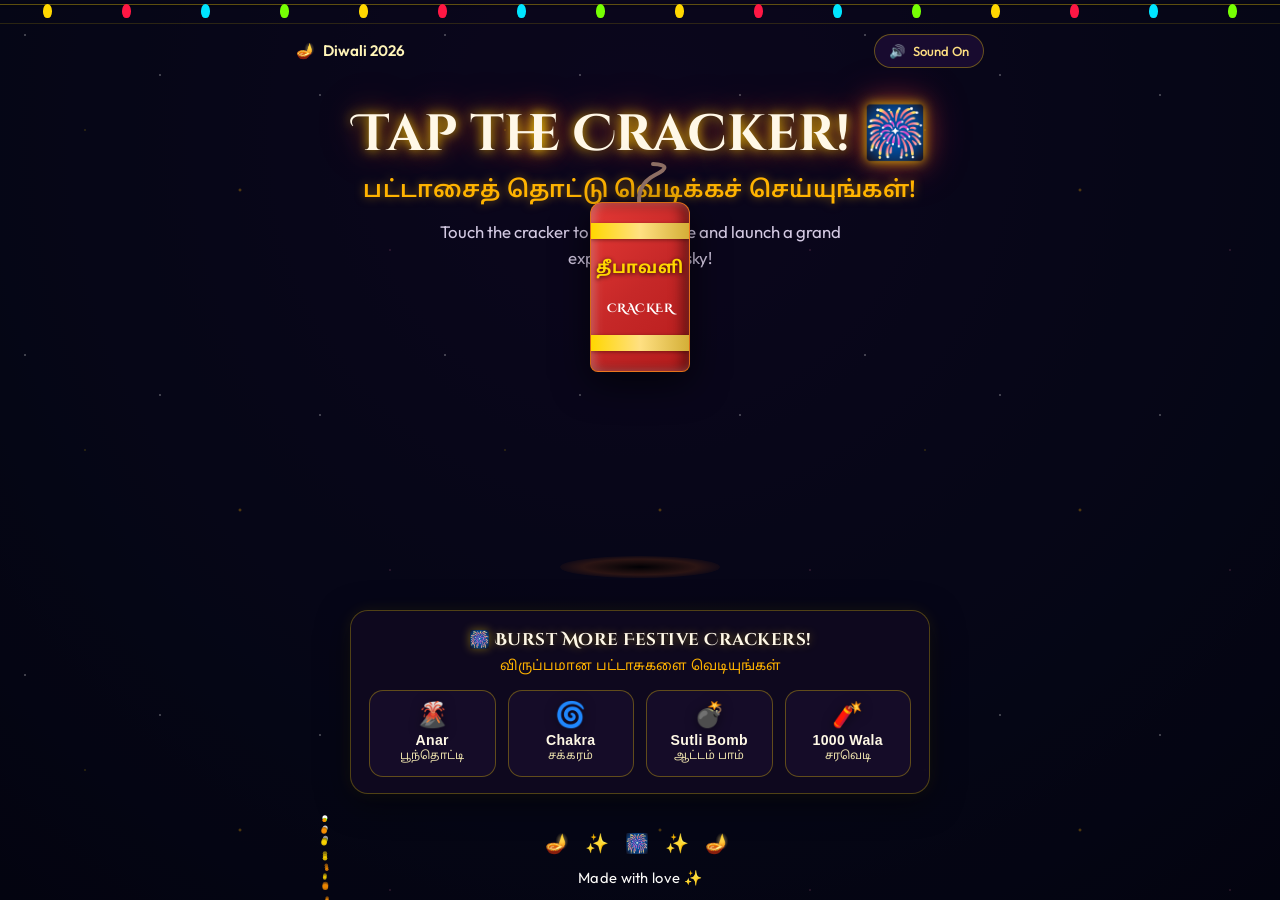
<file: index.html>
<!DOCTYPE html>
<html lang="en">
<head>
  <meta charset="UTF-8">
  <meta name="viewport" content="width=device-width, initial-scale=1.0">
  <meta name="description" content="Tap the festive Diwali cracker to ignite fireworks and celebrate the Festival of Lights! Happy Diwali & இனிய தீபாவளி நல்வாழ்த்துக்கள்!">
  <meta name="theme-color" content="#060817">

  <!-- Open Graph Meta Tags for WhatsApp & Social Sharing -->
  <meta property="og:title" content="🎆 Tap the Diwali Cracker! | Happy Diwali 🪔">
  <meta property="og:description" content="Touch the cracker to spark the fuse, watch the grand sky explosion, and receive personalized Diwali wishes!">
  <meta property="og:type" content="website">

  <title>Happy Diwali | Tap the Cracker! 🎆</title>

  <!-- Google Fonts: Cinzel Decorative, Noto Sans Tamil & Outfit (Latin & Tamil Subsets Only) -->
  <link rel="preconnect" href="https://fonts.googleapis.com">
  <link rel="preconnect" href="https://fonts.gstatic.com" crossorigin>
  <link href="https://fonts.googleapis.com/css2?family=Cinzel+Decorative:wght@700&family=Noto+Sans+Tamil:wght@400;600;700&family=Outfit:wght@400;500;600;700&display=swap" rel="stylesheet">

  <!-- Stylesheet (Relative Path for GitHub Pages & Local file://) -->
  <link rel="stylesheet" href="style.css">
</head>
<body id="page-body">

  <!-- String of Glowing Lights Along the Top Edge -->
  <div class="festive-light-string" aria-hidden="true">
    <div class="light-bulb"></div>
    <div class="light-bulb"></div>
    <div class="light-bulb"></div>
    <div class="light-bulb"></div>
    <div class="light-bulb"></div>
    <div class="light-bulb"></div>
    <div class="light-bulb"></div>
    <div class="light-bulb"></div>
    <div class="light-bulb"></div>
    <div class="light-bulb"></div>
    <div class="light-bulb"></div>
    <div class="light-bulb"></div>
    <div class="light-bulb"></div>
    <div class="light-bulb"></div>
    <div class="light-bulb"></div>
    <div class="light-bulb"></div>
  </div>

  <!-- Screen Flash Overlay for Explosions -->
  <div id="screen-flash" class="screen-flash" aria-hidden="true"></div>

  <!-- Background Fireworks Canvas -->
  <canvas id="fireworks-canvas" aria-hidden="true"></canvas>

  <!-- Twinkling Ambient Stars -->
  <div class="stars-layer" aria-hidden="true"></div>

  <!-- Falling Sweets Figures Container (Falling from Up to Down) -->
  <div id="falling-sweets-container" class="falling-sweets-layer" aria-hidden="true"></div>

  <!-- Top Utility Bar -->
  <header class="top-bar">
    <a href="index.html" class="site-brand" aria-label="Happy Diwali Home">
      <span>🪔</span>
      <span>Diwali 2026</span>
    </a>

    <!-- Sound Toggle Button (Remembers Choice in localStorage) -->
    <button class="sound-toggle-btn" aria-label="Toggle sound effects" title="Toggle Sound">
      <span class="sound-icon">🔊</span>
      <span class="sound-label">Sound On</span>
    </button>
  </header>

  <!-- Main Cracker Interactive Stage -->
  <main class="cracker-page-wrapper">
    <div class="cracker-header">
      <h1 class="cracker-title">Tap the Cracker! 🎆</h1>
      <p class="cracker-tamil-title">பட்டாசைத் தொட்டு வெடிக்கச் செய்யுங்கள்!</p>
      <p class="cracker-instruction">Touch the cracker to spark the fuse and launch a grand explosion in the sky!</p>
    </div>

    <!-- Firecracker Container with Pedestal and Fuse -->
    <div class="cracker-stage" id="cracker-stage">
      
      <!-- Ground Shadow -->
      <div class="cracker-ground-shadow" aria-hidden="true"></div>

      <!-- Firecracker Unit with Visible Fuse and Spark Point -->
      <div class="cracker-unit hint-glow" id="cracker-unit" role="button" tabindex="0" aria-label="Interactive Firecracker. Click or tap to light the fuse and explode.">
        
        <!-- Visible Fuse SVG -->
        <div class="cracker-fuse-wrap" aria-hidden="true">
          <svg class="fuse-svg" viewBox="0 0 70 52">
            <path class="fuse-rope" d="M 35 50 Q 30 25 50 15 T 48 4" />
          </svg>
          <!-- Spark Point at the end of the fuse -->
          <div class="fuse-spark-point" id="fuse-spark" aria-hidden="true"></div>
        </div>

        <!-- Main Firecracker Body (Cylinder with Gold Bands) -->
        <div class="cracker-body">
          <div class="cracker-gold-band" aria-hidden="true"></div>
          <span class="cracker-tamil-label">தீபாவளி</span>
          <span class="cracker-english-label">CRACKER</span>
          <div class="cracker-gold-band" aria-hidden="true"></div>
        </div>
      </div>

      <!-- Post-Explosion Action Controls (Fade in after explosion) -->
      <div class="post-explosion-actions" id="post-explosion-actions">
        <a id="continue-btn" href="wishes.html" class="btn btn-continue" aria-label="Continue to Diwali wishes celebration page">
          <span>Continue to Wishes →</span>
        </a>
        <button id="btn-1000-wala" class="btn btn-outline" aria-label="Burst 1000 wala firecrackers around the frame">
          <span>🧨 Burst 1000 Wala Around Frame</span>
        </button>
        <span class="tap-again-hint" id="tap-again-btn" role="button" tabindex="0">
          ✨ Tap the cracker again for another explosion!
        </span>
      </div>

    </div>

    <!-- Interactive Festive Crackers Shelf -->
    <section class="interactive-crackers-tray" aria-label="Interactive Diwali Crackers">
      <div class="tray-title-wrap">
        <span class="tray-title">🎆 Burst More Festive Crackers!</span>
        <span class="tray-tamil-sub">விருப்பமான பட்டாசுகளை வெடியுங்கள்</span>
      </div>
      <div class="cracker-buttons-grid">
        <button id="btn-fire-anar" class="btn-cracker btn-anar" aria-label="Light Flowerpot Fountain (Anar)">
          <span class="cracker-btn-icon">🌋</span>
          <span class="cracker-btn-label"><strong>Anar</strong> <small>பூந்தொட்டி</small></span>
        </button>
        <button id="btn-fire-chakra" class="btn-cracker btn-chakra" aria-label="Spin Ground Chakra">
          <span class="cracker-btn-icon">🌀</span>
          <span class="cracker-btn-label"><strong>Chakra</strong> <small>சக்கரம்</small></span>
        </button>
        <button id="btn-fire-sutli" class="btn-cracker btn-sutli" aria-label="Explode Sutli Bomb">
          <span class="cracker-btn-icon">💣</span>
          <span class="cracker-btn-label"><strong>Sutli Bomb</strong> <small>ஆட்டம் பாம்</small></span>
        </button>
        <button id="btn-fire-1000" class="btn-cracker btn-1000" aria-label="Burst 1000 Wala Frame">
          <span class="cracker-btn-icon">🧨</span>
          <span class="cracker-btn-label"><strong>1000 Wala</strong> <small>சரவெடி</small></span>
        </button>
      </div>
    </section>

    <!-- Footer -->
    <footer class="site-footer">
      <div class="footer-lights" aria-hidden="true">🪔 ✨ 🎆 ✨ 🪔</div>
      <p class="footer-credit">Made with love ✨</p>
    </footer>
  </main>

  <!-- Scripts (Relative Paths for GitHub Pages) -->
  <script src="sound.js"></script>
  <script src="fireworks.js"></script>
  <script>
    (function () {
      'use strict';

      const crackerUnit = document.getElementById('cracker-unit');
      const crackerStage = document.getElementById('cracker-stage');
      const pageBody = document.getElementById('page-body');
      const screenFlash = document.getElementById('screen-flash');
      const postActions = document.getElementById('post-explosion-actions');
      const continueBtn = document.getElementById('continue-btn');
      const tapAgainBtn = document.getElementById('tap-again-btn');
      const btn1000Wala = document.getElementById('btn-1000-wala');

      let isExploding = false;

      // Forward any ?to= parameter from Page 1 to Page 2
      const urlParams = new URLSearchParams(window.location.search);
      const recipientName = urlParams.get('to') || urlParams.get('name');
      if (recipientName && continueBtn) {
        continueBtn.href = `wishes.html?to=${encodeURIComponent(recipientName.trim())}`;
      }

      // Initialize Fireworks Canvas Engine & Higher Frequency Background Show
      if (window.DiwaliFireworks) {
        window.DiwaliFireworks.init('fireworks-canvas');
        window.DiwaliFireworks.startContinuousShow(950);
      }

      // Falling Sweets Figures Animation
      function initFallingSweets() {
        const container = document.getElementById('falling-sweets-container');
        if (!container) return;

        const SWEET_ICONS = ['🟡', '🌀', '🟤', '🧈', '🥮', '🥨', '💎', '🍮'];
        const MAX_CONCURRENT = 10;
        let activeCount = 0;

        function spawnSweet() {
          if (document.hidden || activeCount >= MAX_CONCURRENT) return;

          const sweet = document.createElement('span');
          sweet.className = 'falling-sweet';
          sweet.textContent = SWEET_ICONS[Math.floor(Math.random() * SWEET_ICONS.length)];

          const startLeft = Math.random() * 92 + 2;
          const size = Math.random() * 10 + 20;
          const duration = Math.random() * 3 + 5;
          const driftX = (Math.random() * 60 - 30) + 'px';
          const spin = (Math.random() * 540 - 270) + 'deg';

          sweet.style.left = startLeft + 'vw';
          sweet.style.fontSize = size + 'px';
          sweet.style.animationDuration = duration + 's';
          sweet.style.setProperty('--drift-x', driftX);
          sweet.style.setProperty('--spin', spin);

          activeCount++;
          container.appendChild(sweet);

          sweet.addEventListener('animationend', () => {
            sweet.remove();
            activeCount--;
          }, { once: true });
        }

        setInterval(spawnSweet, 950);
      }

      function triggerCrackerExplosion() {
        if (isExploding) return;
        isExploding = true;

        crackerUnit.classList.remove('hint-glow');
        crackerUnit.classList.add('sparking');

        if (window.DiwaliSound) {
          window.DiwaliSound.playFuseSpark(1000);
        }

        setTimeout(() => {
          explodeCracker();
        }, 1000);
      }

      function explodeCracker() {
        crackerUnit.classList.remove('sparking');
        crackerUnit.classList.add('exploded');

        if (window.DiwaliSound) {
          window.DiwaliSound.playBoom(1.0);
          window.DiwaliSound.playCrackle();
        }

        screenFlash.classList.add('active');
        setTimeout(() => {
          screenFlash.classList.remove('active');
        }, 120);

        pageBody.classList.add('shake');
        setTimeout(() => {
          pageBody.classList.remove('shake');
        }, 400);

        // Center explosion burst
        const rect = crackerUnit.getBoundingClientRect();
        const burstX = rect.left + rect.width / 2;
        const burstY = rect.top + 20;

        window.DiwaliFireworks.burst(burstX, burstY, 30, '#ffd700');
        setTimeout(() => {
          window.DiwaliFireworks.burst(burstX + (Math.random() * 60 - 30), burstY - 50, 22, '#e91e63');
        }, 160);

        // 1000 Wala Firecracker Garland bursting all around the screen frame!
        setTimeout(() => {
          if (window.DiwaliFireworks.burst1000WalaAroundFrame) {
            window.DiwaliFireworks.burst1000WalaAroundFrame();
          }
        }, 250);

        // Fade in action controls
        setTimeout(() => {
          postActions.classList.add('visible');
        }, 500);

        // Respawn cracker after 1.8s
        setTimeout(() => {
          crackerUnit.classList.remove('exploded');
          crackerUnit.classList.add('hint-glow');
          isExploding = false;
        }, 1800);
      }

      // Event listeners
      crackerUnit.addEventListener('click', (e) => {
        e.stopPropagation();
        triggerCrackerExplosion();
      });

      crackerUnit.addEventListener('keydown', (e) => {
        if (e.key === 'Enter' || e.key === ' ') {
          e.preventDefault();
          triggerCrackerExplosion();
        }
      });

      if (tapAgainBtn) {
        tapAgainBtn.addEventListener('click', (e) => {
          e.stopPropagation();
          triggerCrackerExplosion();
        });
      }

      if (btn1000Wala) {
        btn1000Wala.addEventListener('click', (e) => {
          e.stopPropagation();
          if (window.DiwaliFireworks.burst1000WalaAroundFrame) {
            window.DiwaliFireworks.burst1000WalaAroundFrame();
          }
        });
      }

      // Interactive Crackers Buttons (Anar, Chakra, Sutli Bomb, 1000 Wala)
      const btnFireAnar = document.getElementById('btn-fire-anar');
      const btnFireChakra = document.getElementById('btn-fire-chakra');
      const btnFireSutli = document.getElementById('btn-fire-sutli');
      const btnFire1000 = document.getElementById('btn-fire-1000');

      if (btnFireAnar) {
        btnFireAnar.addEventListener('click', (e) => {
          e.stopPropagation();
          if (window.DiwaliFireworks && window.DiwaliFireworks.launchAnar) {
            window.DiwaliFireworks.launchAnar();
          }
        });
      }

      if (btnFireChakra) {
        btnFireChakra.addEventListener('click', (e) => {
          e.stopPropagation();
          if (window.DiwaliFireworks && window.DiwaliFireworks.launchChakra) {
            window.DiwaliFireworks.launchChakra();
          }
        });
      }

      if (btnFireSutli) {
        btnFireSutli.addEventListener('click', (e) => {
          e.stopPropagation();
          if (window.DiwaliFireworks && window.DiwaliFireworks.launchSutliBomb) {
            window.DiwaliFireworks.launchSutliBomb();
          }
        });
      }

      if (btnFire1000) {
        btnFire1000.addEventListener('click', (e) => {
          e.stopPropagation();
          if (window.DiwaliFireworks && window.DiwaliFireworks.burst1000WalaAroundFrame) {
            window.DiwaliFireworks.burst1000WalaAroundFrame();
          }
        });
      }

      initFallingSweets();
    })();
  </script>
</body>
</html>
</file>
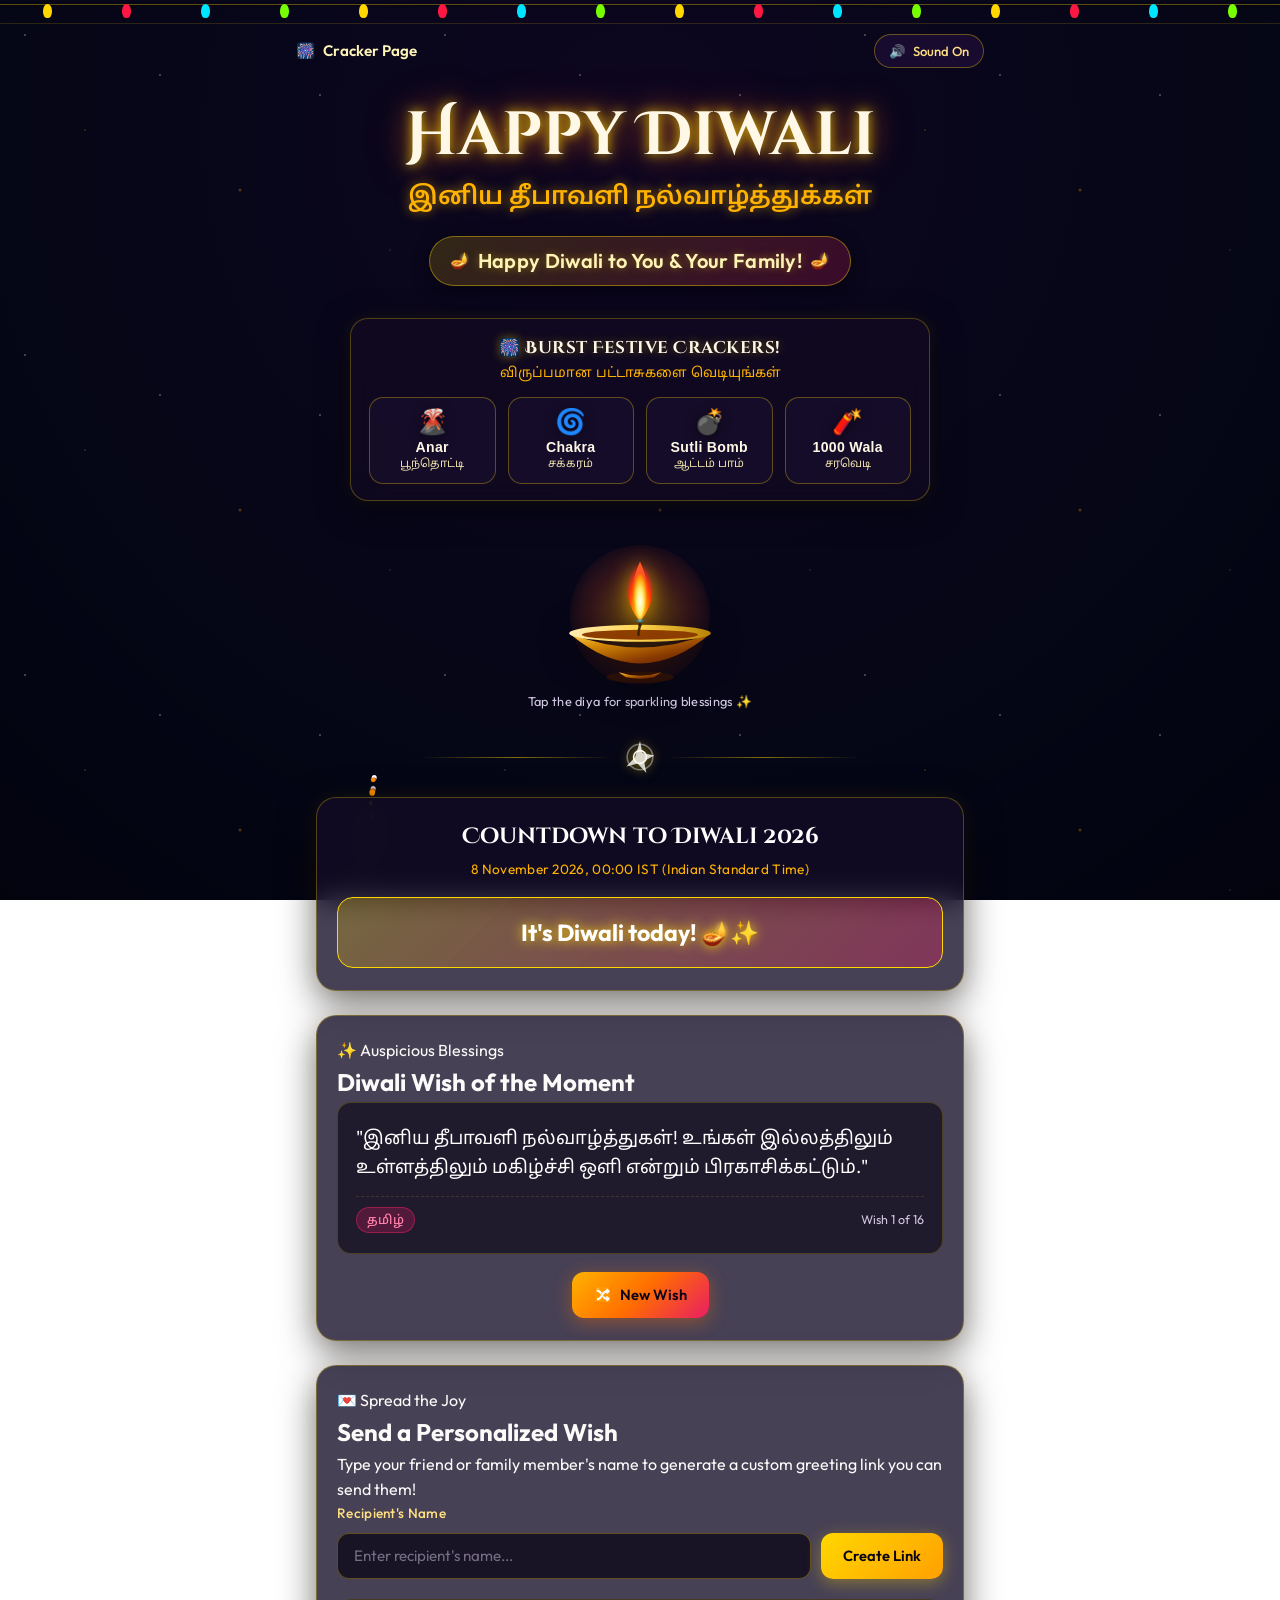
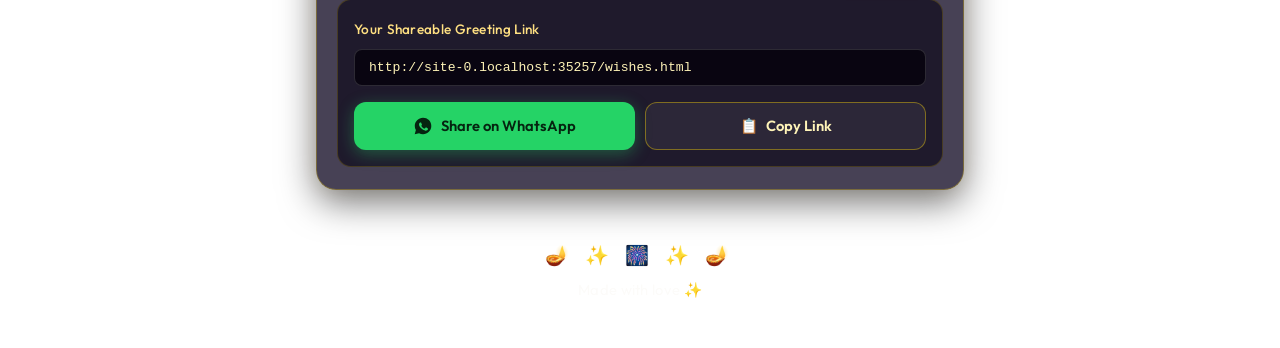
<file: wishes.html>
<!DOCTYPE html>
<html lang="en">
<head>
  <meta charset="UTF-8">
  <meta name="viewport" content="width=device-width, initial-scale=1.0">
  <meta name="description" content="Happy Diwali Wishes & Celebration! Personalized greeting, countdown to Diwali, traditional sweets, animated diya, and heartfelt blessings in English and Tamil.">
  <meta name="theme-color" content="#060817">

  <!-- Open Graph Meta Tags for WhatsApp & Social Sharing -->
  <meta property="og:title" content="✨ Happy Diwali Wishes | Festival of Lights 🪔">
  <meta property="og:description" content="A warm, sparkling Diwali greeting just for you! Light the diya, see the Diwali countdown, explore festive sweets, and send personalized wishes.">
  <meta property="og:type" content="website">

  <title>Happy Diwali Wishes | Festival of Lights 🪔</title>

  <!-- Google Fonts: Cinzel Decorative, Noto Sans Tamil & Outfit (Latin & Tamil Subsets Only) -->
  <link rel="preconnect" href="https://fonts.googleapis.com">
  <link rel="preconnect" href="https://fonts.gstatic.com" crossorigin>
  <link href="https://fonts.googleapis.com/css2?family=Cinzel+Decorative:wght@700&family=Noto+Sans+Tamil:wght@400;600;700&family=Outfit:wght@400;500;600;700&display=swap" rel="stylesheet">

  <!-- Stylesheet (Relative Path for GitHub Pages & Local file://) -->
  <link rel="stylesheet" href="style.css">
</head>
<body>

  <!-- String of Glowing Lights Along the Top Edge -->
  <div class="festive-light-string" aria-hidden="true">
    <div class="light-bulb"></div>
    <div class="light-bulb"></div>
    <div class="light-bulb"></div>
    <div class="light-bulb"></div>
    <div class="light-bulb"></div>
    <div class="light-bulb"></div>
    <div class="light-bulb"></div>
    <div class="light-bulb"></div>
    <div class="light-bulb"></div>
    <div class="light-bulb"></div>
    <div class="light-bulb"></div>
    <div class="light-bulb"></div>
    <div class="light-bulb"></div>
    <div class="light-bulb"></div>
    <div class="light-bulb"></div>
    <div class="light-bulb"></div>
  </div>

  <!-- Background Fireworks Canvas -->
  <canvas id="fireworks-canvas" aria-hidden="true"></canvas>

  <!-- Twinkling Ambient Stars -->
  <div class="stars-layer" aria-hidden="true"></div>

  <!-- Falling Sweets Figures Container (Falling from Up to Down) -->
  <div id="falling-sweets-container" class="falling-sweets-layer" aria-hidden="true"></div>

  <!-- Top Utility Bar -->
  <header class="top-bar">
    <a href="index.html" class="site-brand" aria-label="Back to Cracker Page">
      <span>🎆</span>
      <span>Cracker Page</span>
    </a>

    <!-- Sound Toggle Button (Remembers Choice in localStorage) -->
    <button class="sound-toggle-btn" aria-label="Toggle sound effects" title="Toggle Sound">
      <span class="sound-icon">🔊</span>
      <span class="sound-label">Sound On</span>
    </button>
  </header>

  <!-- Main Wishes Experience Wrapper -->
  <div class="wishes-page-wrapper">
    <main>

      <!-- 1. HERO SECTION -->
      <section class="hero-section" id="hero">
        <h1 class="hero-title">Happy Diwali</h1>
        <p class="hero-tamil-sub">இனிய தீபாவளி நல்வாழ்த்துக்கள்</p>

        <!-- Personalized Greeting Badge -->
        <div class="personalized-greeting-badge" id="greeting-badge">
          <span class="badge-spark" aria-hidden="true">🪔</span>
          <span class="personalized-greeting-text" id="personalized-greeting">Happy Diwali to You &amp; Your Family!</span>
          <span class="badge-spark" aria-hidden="true">🪔</span>
        </div>

        <!-- Interactive Festive Crackers Shelf -->
        <div class="interactive-crackers-tray" aria-label="Interactive Diwali Crackers">
          <div class="tray-title-wrap">
            <span class="tray-title">🎆 Burst Festive Crackers!</span>
            <span class="tray-tamil-sub">விருப்பமான பட்டாசுகளை வெடியுங்கள்</span>
          </div>
          <div class="cracker-buttons-grid">
            <button id="btn-fire-anar" class="btn-cracker btn-anar" aria-label="Light Flowerpot Fountain (Anar)">
              <span class="cracker-btn-icon">🌋</span>
              <span class="cracker-btn-label"><strong>Anar</strong> <small>பூந்தொட்டி</small></span>
            </button>
            <button id="btn-fire-chakra" class="btn-cracker btn-chakra" aria-label="Spin Ground Chakra">
              <span class="cracker-btn-icon">🌀</span>
              <span class="cracker-btn-label"><strong>Chakra</strong> <small>சக்கரம்</small></span>
            </button>
            <button id="btn-fire-sutli" class="btn-cracker btn-sutli" aria-label="Explode Sutli Bomb">
              <span class="cracker-btn-icon">💣</span>
              <span class="cracker-btn-label"><strong>Sutli Bomb</strong> <small>ஆட்டம் பாம்</small></span>
            </button>
            <button id="btn-fire-1000" class="btn-cracker btn-1000" aria-label="Burst 1000 Wala Frame">
              <span class="cracker-btn-icon">🧨</span>
              <span class="cracker-btn-label"><strong>1000 Wala</strong> <small>சரவெடி</small></span>
            </button>
          </div>
        </div>
      </section>

      <!-- 7. DECORATION: ANIMATED DIYA WITH FLICKERING FLAME -->
      <section class="diya-wrapper" aria-label="Sacred Diwali Diya Lamp">
        <div class="diya-container" id="interactive-diya" role="button" tabindex="0" aria-label="Interactive Diya lamp. Click to shower blessing sparks.">
          
          <!-- Outer Ambient Glow Aura -->
          <div class="diya-aura" aria-hidden="true"></div>

          <!-- Flame SVG with Realistic Flickering Layers -->
          <div class="diya-flame-box" aria-hidden="true">
            <svg class="diya-flame-svg" viewBox="0 0 100 160" xmlns="http://www.w3.org/2000/svg">
              <defs>
                <radialGradient id="flameOuterGrad" cx="50%" cy="80%" r="60%">
                  <stop offset="0%" stop-color="#fffb91" />
                  <stop offset="35%" stop-color="#ff9d00" />
                  <stop offset="70%" stop-color="#ff3d00" />
                  <stop offset="100%" stop-color="#ff0044" stop-opacity="0" />
                </radialGradient>
                <radialGradient id="flameInnerGrad" cx="50%" cy="70%" r="50%">
                  <stop offset="0%" stop-color="#ffffff" />
                  <stop offset="45%" stop-color="#fff176" />
                  <stop offset="85%" stop-color="#ff9800" />
                  <stop offset="100%" stop-color="#ff5722" />
                </radialGradient>
                <radialGradient id="flameBaseGrad" cx="50%" cy="90%" r="40%">
                  <stop offset="0%" stop-color="#00e5ff" stop-opacity="0.9" />
                  <stop offset="100%" stop-color="#3d5afe" stop-opacity="0" />
                </radialGradient>
              </defs>
              <path d="M 50 10 C 20 60 15 110 50 150 C 85 110 80 60 50 10 Z" fill="url(#flameOuterGrad)" />
              <path d="M 50 35 C 32 75 30 115 50 145 C 70 115 68 75 50 35 Z" fill="url(#flameInnerGrad)" />
              <ellipse cx="50" cy="144" rx="14" ry="7" fill="url(#flameBaseGrad)" />
            </svg>
          </div>

          <!-- Terracotta Brass Diya Lamp Body (SVG) -->
          <div class="diya-lamp-box" aria-hidden="true">
            <svg class="diya-lamp-svg" viewBox="0 0 240 100" xmlns="http://www.w3.org/2000/svg">
              <defs>
                <linearGradient id="clayGrad" x1="0%" y1="0%" x2="100%" y2="100%">
                  <stop offset="0%" stop-color="#ffd54f" />
                  <stop offset="30%" stop-color="#d48806" />
                  <stop offset="70%" stop-color="#873800" />
                  <stop offset="100%" stop-color="#5a1e00" />
                </linearGradient>
                <linearGradient id="clayRimGrad" x1="0%" y1="0%" x2="100%" y2="0%">
                  <stop offset="0%" stop-color="#ffecb3" />
                  <stop offset="50%" stop-color="#ffd54f" />
                  <stop offset="100%" stop-color="#b78103" />
                </linearGradient>
              </defs>
              <ellipse cx="120" cy="92" rx="48" ry="8" fill="#3a1500" opacity="0.6" />
              <path d="M 90 85 Q 120 95 150 85 L 140 92 Q 120 96 100 92 Z" fill="url(#clayGrad)" />
              <path d="M 20 30 Q 120 115 220 30 Q 120 70 20 30 Z" fill="url(#clayGrad)" />
              <ellipse cx="120" cy="30" rx="100" ry="12" fill="url(#clayRimGrad)" />
              <ellipse cx="120" cy="32" rx="82" ry="7" fill="#8d3d00" />
              <path d="M 118 32 C 117 26 120 22 120 18" stroke="#372007" stroke-width="3.5" stroke-linecap="round" fill="none" />
              <circle cx="120" cy="18" r="2.5" fill="#1f1103" />
            </svg>
          </div>
        </div>
        <p class="diya-hint">Tap the diya for sparkling blessings ✨</p>
      </section>

      <!-- 7. DECORATION: RANGOLI-STYLE SVG DIVIDER -->
      <div class="rangoli-divider" aria-hidden="true">
        <span class="rangoli-line"></span>
        <svg class="rangoli-center-motif" viewBox="0 0 40 40">
          <circle cx="20" cy="20" r="16" fill="none" stroke="currentColor" stroke-width="2" opacity="0.4" />
          <circle cx="20" cy="20" r="8" fill="none" stroke="currentColor" stroke-width="2" />
          <path d="M 20 0 L 23 15 L 38 18 L 25 25 L 28 40 L 17 28 L 3 32 L 14 20 Z" fill="currentColor" opacity="0.8" />
        </svg>
        <span class="rangoli-line"></span>
      </div>

      <!-- 2. COUNTDOWN TO DIWALI (8 NOVEMBER 2026, 00:00 IST) -->
      <section class="card countdown-card" aria-label="Diwali Countdown">
        <h2 class="countdown-title">Countdown to Diwali 2026</h2>
        <p class="countdown-subtitle">8 November 2026, 00:00 IST (Indian Standard Time)</p>
        
        <div class="countdown-grid" id="countdown-grid">
          <div class="timer-box">
            <div class="timer-num" id="cd-days">00</div>
            <div class="timer-label">Days</div>
          </div>
          <div class="timer-box">
            <div class="timer-num" id="cd-hours">00</div>
            <div class="timer-label">Hours</div>
          </div>
          <div class="timer-box">
            <div class="timer-num" id="cd-minutes">00</div>
            <div class="timer-label">Minutes</div>
          </div>
          <div class="timer-box">
            <div class="timer-num" id="cd-seconds">00</div>
            <div class="timer-label">Seconds</div>
          </div>
        </div>

        <!-- Replaces timer when Diwali arrives -->
        <div class="diwali-today-banner" id="diwali-today-banner">
          It's Diwali today! 🪔✨
        </div>
      </section>


      <!-- 6. WISHES SECTION (ENGLISH & TAMIL ONLY) -->
      <section class="card wishes-card" id="wishes-section" aria-label="Festive Diwali Wishes">
        <div class="section-head">
          <span class="section-tag">✨ Auspicious Blessings</span>
          <h2 class="section-title">Diwali Wish of the Moment</h2>
        </div>

        <div class="wish-content-box">
          <blockquote class="wish-quote" id="wish-quote-display">
            <!-- Dynamically populated by script.js -->
            "May the divine light of Diwali bring peace, prosperity, and happiness to you and your loved ones."
          </blockquote>
          <div class="wish-meta">
            <span class="wish-lang-badge" id="wish-lang-badge">English</span>
            <span class="wish-counter" id="wish-counter">Wish 1 of 16</span>
          </div>
        </div>

        <div class="card-actions">
          <button id="new-wish-btn" class="btn btn-primary" aria-label="Show another random Diwali wish">
            <span class="btn-icon">🔀</span>
            <span>New Wish</span>
          </button>
        </div>
      </section>

      <!-- 8. PERSONALIZED WISH GENERATOR & SHARE -->
      <section class="card generator-card" id="share-section" aria-label="Create and Share Custom Greeting">
        <div class="section-head">
          <span class="section-tag">💌 Spread the Joy</span>
          <h2 class="section-title">Send a Personalized Wish</h2>
          <p class="card-desc">Type your friend or family member's name to generate a custom greeting link you can send them!</p>
        </div>

        <form id="create-wish-form" class="wish-form" onsubmit="event.preventDefault();">
          <div class="form-group">
            <label for="name-input" class="form-label">Recipient's Name</label>
            <div class="input-wrapper">
              <input 
                type="text" 
                id="name-input" 
                class="form-input" 
                placeholder="Enter recipient's name..." 
                maxlength="40" 
                autocomplete="off"
                required
              >
              <button type="submit" id="generate-link-btn" class="btn btn-gold" aria-label="Generate customized greeting link">
                <span>Create Link</span>
              </button>
            </div>
          </div>
        </form>

        <!-- Generated Link Output -->
        <div class="share-box" id="share-box">
          <label for="generated-link-input" class="form-label">Your Shareable Greeting Link</label>
          <div class="link-display-wrap">
            <input type="text" id="generated-link-input" class="link-input" readonly value="" aria-label="Generated shareable link">
          </div>

          <!-- Share Action Buttons -->
          <div class="share-buttons-grid">
            <button id="native-share-btn" class="btn btn-share" aria-label="Share via device share sheet">
              <span class="btn-icon">📲</span>
              <span>Share Link</span>
            </button>

            <a id="whatsapp-share-btn" class="btn btn-whatsapp" href="#" target="_blank" rel="noopener noreferrer" aria-label="Share this wish on WhatsApp">
              <svg class="wa-icon" viewBox="0 0 24 24" width="20" height="20" fill="currentColor" aria-hidden="true">
                <path d="M12.04 2c-5.46 0-9.91 4.45-9.91 9.91 0 1.75.46 3.45 1.32 4.95L2.05 22l5.25-1.38c1.45.79 3.08 1.21 4.74 1.21 5.46 0 9.91-4.45 9.91-9.91 0-2.65-1.03-5.14-2.9-7.01A9.82 9.82 0 0 0 12.04 2zm5.78 14.18c-.24.68-1.4 1.28-1.94 1.35-.5.06-1.14.09-3.26-.79-2.58-1.07-4.22-3.69-4.35-3.86-.13-.18-1.05-1.4-1.05-2.67s.67-1.89.91-2.15c.24-.26.53-.33.71-.33.18 0 .36 0 .52.01.17.01.4.06.6.53.21.49.71 1.74.77 1.87.06.13.1.28.01.45-.09.18-.13.29-.26.44-.13.15-.28.34-.4.46-.13.13-.26.27-.11.53.15.26.67 1.1 1.44 1.78.99.88 1.83 1.15 2.09 1.28.26.13.42.11.57-.06.16-.18.67-.78.85-1.05.18-.27.36-.22.61-.13.25.09 1.58.74 1.85.88.27.13.45.2.52.31.06.11.06.66-.18 1.34z"/>
              </svg>
              <span>Share on WhatsApp</span>
            </a>

            <button id="copy-link-btn" class="btn btn-outline" aria-label="Copy greeting link to clipboard">
              <span class="btn-icon">📋</span>
              <span id="copy-btn-text">Copy Link</span>
            </button>
          </div>
        </div>

      </section>

    </main>

    <!-- Toast Notification for Link Copying & Events -->
    <div id="toast" class="toast" role="status" aria-live="polite">
      <span class="toast-sparkle">✨</span>
      <span id="toast-message">Link copied to clipboard!</span>
    </div>

    <!-- 9. FOOTER -->
    <footer class="site-footer">
      <div class="footer-lights" aria-hidden="true">🪔 ✨ 🎆 ✨ 🪔</div>
      <p class="footer-credit">Made with love ✨</p>
    </footer>

  </div>

  <!-- Scripts (Relative Paths for GitHub Pages) -->
  <script src="sound.js"></script>
  <script src="fireworks.js"></script>
  <script src="script.js"></script>
</body>
</html>
</file>
<file: style.css>
/* ==========================================================================
   DIWALI WISHES - FESTIVE STYLESHEET (style.css)
   Mobile-First, Responsive, Pure CSS (No Frameworks)
   Languages: English & Tamil Only
   Author: Sivaram S K
   ========================================================================== */

/* --------------------------------------------------------------------------
   1. Theme Variables & Color Tokens
   -------------------------------------------------------------------------- */
:root {
  /* Dark Night Sky Background Gradient */
  --bg-top:            #060817;
  --bg-mid:            #140827;
  --bg-bottom:         #230938;

  /* Festive Warm Gold, Orange, Magenta Accents */
  --gold-primary:      #ffd700;
  --gold-warm:         #ffb300;
  --gold-light:        #fff4b8;
  --orange-accent:     #ff6d00;
  --orange-deep:       #e65100;
  --magenta-accent:    #e91e63;
  --magenta-glow:      #ff2a7a;
  --peacock-cyan:      #00e5ff;

  /* Card Surfaces & Glassmorphism */
  --card-bg:           rgba(20, 12, 38, 0.78);
  --card-border:       rgba(255, 215, 0, 0.28);
  --card-border-hover: rgba(255, 215, 0, 0.55);
  --card-shadow:       0 12px 36px rgba(0, 0, 0, 0.55), 0 0 22px rgba(255, 179, 0, 0.08);

  /* Typography */
  --text-main:         #fcfbf9;
  --text-muted:        #d4cae3;
  --text-gold:         #ffe082;

  /* Fonts: Latin and Tamil Subsets */
  --font-decorative:   'Cinzel Decorative', 'Noto Sans Tamil', serif;
  --font-tamil:        'Noto Sans Tamil', sans-serif;
  --font-body:         'Outfit', 'Noto Sans Tamil', -apple-system, BlinkMacSystemFont, 'Segoe UI', Roboto, sans-serif;

  /* Transitions */
  --tr-fast:           0.2s cubic-bezier(0.4, 0, 0.2, 1);
  --tr-smooth:         0.35s cubic-bezier(0.4, 0, 0.2, 1);
}

/* --------------------------------------------------------------------------
   2. Reset & Global Styles
   -------------------------------------------------------------------------- */
*,
*::before,
*::after {
  box-sizing: border-box;
  margin: 0;
  padding: 0;
}

html {
  font-size: 16px;
  scroll-behavior: smooth;
  -webkit-text-size-adjust: 100%;
}

body {
  font-family: var(--font-body);
  background: radial-gradient(circle at 50% 15%, var(--bg-mid) 0%, var(--bg-top) 65%, #02030a 100%);
  color: var(--text-main);
  min-height: 100vh;
  line-height: 1.6;
  position: relative;
  overflow-x: hidden;
  background-attachment: fixed;
}

/* Background Canvas for Fireworks */
#fireworks-canvas {
  position: fixed;
  top: 0;
  left: 0;
  width: 100vw;
  height: 100vh;
  pointer-events: auto;
  z-index: 1;
}

/* Twinkling Starry Sky Overlay */
.stars-layer {
  position: fixed;
  top: 0;
  left: 0;
  width: 100vw;
  height: 100vh;
  background-image: 
    radial-gradient(1.5px 1.5px at 25px 35px, #ffffff, rgba(0,0,0,0)),
    radial-gradient(1px 1px at 85px 130px, #ffd700, rgba(0,0,0,0)),
    radial-gradient(1.5px 1.5px at 160px 75px, #ffffff, rgba(0,0,0,0)),
    radial-gradient(2px 2px at 240px 190px, #ffb300, rgba(0,0,0,0)),
    radial-gradient(1.5px 1.5px at 320px 95px, #ffffff, rgba(0,0,0,0)),
    radial-gradient(1px 1px at 390px 250px, #ff80ab, rgba(0,0,0,0));
  background-repeat: repeat;
  background-size: 420px 320px;
  opacity: 0.45;
  pointer-events: none;
  z-index: 2;
}

/* --------------------------------------------------------------------------
   Falling Sweets Layer (Festive Sweets Figures Falling from Up to Down)
   -------------------------------------------------------------------------- */
.falling-sweets-layer {
  position: fixed;
  top: 0;
  left: 0;
  width: 100vw;
  height: 100vh;
  pointer-events: none;
  overflow: hidden;
  z-index: 3;
}

.falling-sweet {
  position: absolute;
  top: -50px;
  user-select: none;
  pointer-events: none;
  will-change: transform, opacity;
  animation: sweetFall linear forwards;
  filter: drop-shadow(0 3px 6px rgba(0, 0, 0, 0.4));
  line-height: 1;
}

@keyframes sweetFall {
  0% {
    transform: translate3d(0, -50px, 0) rotate(0deg);
    opacity: 0;
  }
  12% {
    opacity: 0.9;
  }
  88% {
    opacity: 0.9;
  }
  100% {
    transform: translate3d(var(--drift-x, 25px), 108vh, 0) rotate(var(--spin, 360deg));
    opacity: 0;
  }
}

/* Screen Flash Overlay (Explosions) */
.screen-flash {
  position: fixed;
  top: 0;
  left: 0;
  width: 100vw;
  height: 100vh;
  background: radial-gradient(circle, rgba(255, 235, 140, 0.75) 0%, rgba(255, 140, 0, 0.5) 45%, rgba(0,0,0,0) 80%);
  opacity: 0;
  pointer-events: none;
  z-index: 99;
  transition: opacity 0.08s ease-out;
}

.screen-flash.active {
  opacity: 1;
}

/* Screen Shake Animation */
.shake {
  animation: screenShake 0.4s cubic-bezier(0.36, 0.07, 0.19, 0.97) both;
}

@keyframes screenShake {
  10%, 90% { transform: translate3d(-3px, 2px, 0); }
  20%, 80% { transform: translate3d(4px, -3px, 0); }
  30%, 50%, 70% { transform: translate3d(-6px, 4px, 0); }
  40%, 60% { transform: translate3d(6px, -4px, 0); }
}

/* --------------------------------------------------------------------------
   3. String of Glowing Lights (Along the Top Edge)
   -------------------------------------------------------------------------- */
.festive-light-string {
  position: relative;
  width: 100%;
  height: 24px;
  display: flex;
  justify-content: space-around;
  align-items: flex-start;
  overflow: hidden;
  z-index: 10;
  padding: 0 8px;
  border-bottom: 1px solid rgba(255, 215, 0, 0.15);
}

.festive-light-string::before {
  content: '';
  position: absolute;
  top: 4px;
  left: 0;
  width: 100%;
  height: 1px;
  background: rgba(255, 215, 0, 0.35);
  box-shadow: 0 1px 3px rgba(0, 0, 0, 0.6);
}

.light-bulb {
  position: relative;
  width: 9px;
  height: 14px;
  border-radius: 50% 50% 45% 45%;
  margin-top: 4px;
  animation: bulbGlow 2.4s infinite alternate ease-in-out;
}

.light-bulb:nth-child(4n + 1) { background: #ffd700; animation-delay: 0s; }
.light-bulb:nth-child(4n + 2) { background: #ff1744; animation-delay: 0.6s; }
.light-bulb:nth-child(4n + 3) { background: #00e5ff; animation-delay: 1.2s; }
.light-bulb:nth-child(4n + 4) { background: #76ff03; animation-delay: 1.8s; }

@keyframes bulbGlow {
  0% { opacity: 0.6; }
  100% { opacity: 1; }
}

/* --------------------------------------------------------------------------
   4. Top Bar & Sound Toggle
   -------------------------------------------------------------------------- */
.top-bar {
  display: flex;
  justify-content: space-between;
  align-items: center;
  padding: 10px 16px;
  position: relative;
  z-index: 10;
  max-width: 720px;
  margin: 0 auto;
}

.site-brand {
  display: inline-flex;
  align-items: center;
  gap: 8px;
  color: var(--gold-light);
  font-weight: 600;
  font-size: 0.95rem;
  text-decoration: none;
}

.sound-toggle-btn {
  display: inline-flex;
  align-items: center;
  gap: 8px;
  background: rgba(28, 14, 52, 0.85);
  border: 1px solid rgba(255, 215, 0, 0.35);
  color: var(--text-gold);
  padding: 8px 14px;
  border-radius: 999px;
  font-size: 0.82rem;
  font-weight: 500;
  font-family: inherit;
  cursor: pointer;
  transition: all var(--tr-fast);
  backdrop-filter: blur(8px);
  -webkit-backdrop-filter: blur(8px);
}

.sound-toggle-btn:hover,
.sound-toggle-btn:focus-visible {
  border-color: var(--gold-primary);
  background: rgba(48, 20, 88, 0.95);
  box-shadow: 0 0 14px rgba(255, 215, 0, 0.3);
  outline: none;
}

.sound-toggle-btn.muted {
  border-color: rgba(255, 255, 255, 0.2);
  color: var(--text-muted);
}

/* --------------------------------------------------------------------------
   5. PAGE 1: CRACKER EXPLOSION PAGE (index.html)
   -------------------------------------------------------------------------- */
.cracker-page-wrapper {
  position: relative;
  z-index: 5;
  min-height: calc(100vh - 80px);
  display: flex;
  flex-direction: column;
  justify-content: space-between;
  align-items: center;
  padding: 16px;
  max-width: 640px;
  margin: 0 auto;
  text-align: center;
}

.cracker-header {
  margin-top: 10px;
  padding: 0 8px;
}

.cracker-title {
  font-family: var(--font-decorative);
  font-size: clamp(2rem, 7vw, 3.2rem);
  font-weight: 700;
  color: #fff8e7;
  text-shadow: 
    0 0 12px rgba(255, 215, 0, 0.8),
    0 0 26px rgba(255, 109, 0, 0.5),
    0 0 45px rgba(233, 30, 99, 0.4);
  line-height: 1.2;
  margin-bottom: 8px;
}

.cracker-tamil-title {
  font-family: var(--font-tamil);
  font-size: clamp(1.1rem, 4vw, 1.45rem);
  color: var(--gold-warm);
  font-weight: 600;
  letter-spacing: 0.4px;
  text-shadow: 0 0 10px rgba(255, 179, 0, 0.5);
  margin-bottom: 8px;
}

.cracker-instruction {
  font-size: clamp(0.92rem, 2.8vw, 1.05rem);
  color: var(--text-muted);
  max-width: 440px;
  margin: 0 auto;
}

/* Firecracker Center Stage */
.cracker-stage {
  position: relative;
  width: 280px;
  height: 280px;
  display: flex;
  flex-direction: column;
  align-items: center;
  justify-content: flex-end;
  margin: 20px 0;
  cursor: pointer;
  user-select: none;
  -webkit-tap-highlight-color: transparent;
}

/* Cracker Interactive Element */
.cracker-unit {
  position: relative;
  width: 140px;
  height: 210px;
  display: flex;
  flex-direction: column;
  align-items: center;
  transition: transform 0.25s ease;
}

/* Hint Animation: Gentle Pulsing Scale */
.cracker-unit.hint-glow {
  animation: crackerPulseHint 2.6s infinite ease-in-out;
  filter: drop-shadow(0 10px 18px rgba(0, 0, 0, 0.65));
}

@keyframes crackerPulseHint {
  0%, 100% {
    transform: scale(1);
  }
  50% {
    transform: scale(1.04);
  }
}

/* Cracker Fuse and Spark Tip */
.cracker-fuse-wrap {
  position: absolute;
  top: -42px;
  left: 50%;
  transform: translateX(-50%);
  width: 70px;
  height: 52px;
}

.fuse-svg {
  width: 100%;
  height: 100%;
  overflow: visible;
}

.fuse-rope {
  fill: none;
  stroke: #8d6e63;
  stroke-width: 4;
  stroke-linecap: round;
}

/* Animated Fuse Spark */
.fuse-spark-point {
  position: absolute;
  top: 2px;
  right: 14px;
  width: 16px;
  height: 16px;
  border-radius: 50%;
  background: radial-gradient(circle, #ffffff 0%, #ffd700 40%, #ff5722 80%, transparent 100%);
  opacity: 0;
  pointer-events: none;
  box-shadow: 0 0 14px #ffd700, 0 0 24px #ff5722;
}

/* Sparking Active State (when user clicks) */
.cracker-unit.sparking .fuse-spark-point {
  opacity: 1;
  animation: sparkSizzle 0.12s infinite alternate ease-in-out;
}

@keyframes sparkSizzle {
  0% { transform: scale(0.9) translate(0, 0); filter: brightness(1); }
  100% { transform: scale(1.4) translate(1px, -1px); filter: brightness(1.6); }
}

/* Cracker Body (Main Cylinder) */
.cracker-body {
  position: relative;
  width: 100px;
  height: 170px;
  background: linear-gradient(135deg, #e53935 0%, #c62828 50%, #b71c1c 100%);
  border-radius: 12px 12px 8px 8px;
  box-shadow: inset 4px 0 10px rgba(255, 255, 255, 0.25), inset -6px 0 14px rgba(0, 0, 0, 0.5);
  border: 1px solid rgba(255, 215, 0, 0.4);
  display: flex;
  flex-direction: column;
  justify-content: space-around;
  align-items: center;
  padding: 12px 0;
  overflow: hidden;
}

.cracker-gold-band {
  width: 100%;
  height: 16px;
  background: linear-gradient(90deg, #ffd700 0%, #ffe082 50%, #d4af37 100%);
  box-shadow: 0 1px 4px rgba(0, 0, 0, 0.4);
}

.cracker-tamil-label {
  font-family: var(--font-tamil);
  font-weight: 700;
  font-size: 1.05rem;
  color: #ffd700;
  text-shadow: 0 1px 4px rgba(0, 0, 0, 0.8);
  letter-spacing: 1px;
}

.cracker-english-label {
  font-family: var(--font-decorative);
  font-size: 0.76rem;
  font-weight: 700;
  color: #ffffff;
  letter-spacing: 0.5px;
}

/* Ground Pedestal / Shadow */
.cracker-ground-shadow {
  position: absolute;
  bottom: -6px;
  left: 50%;
  transform: translateX(-50%);
  width: 160px;
  height: 22px;
  border-radius: 50%;
  background: radial-gradient(ellipse, rgba(0, 0, 0, 0.8) 0%, rgba(255, 109, 0, 0.15) 50%, transparent 80%);
}

/* Exploded Cracker Hidden State */
.cracker-unit.exploded {
  opacity: 0;
  transform: scale(0.6);
  pointer-events: none;
}

/* Post-Explosion Action Controls */
.post-explosion-actions {
  opacity: 0;
  transform: translateY(16px);
  pointer-events: none;
  transition: opacity 0.5s ease, transform 0.5s ease;
  margin-top: 14px;
  display: flex;
  flex-direction: column;
  align-items: center;
  gap: 12px;
}

.post-explosion-actions.visible {
  opacity: 1;
  transform: translateY(0);
  pointer-events: auto;
}

.tap-again-hint {
  font-size: 0.85rem;
  color: var(--gold-light);
  letter-spacing: 0.3px;
  cursor: pointer;
}

/* --------------------------------------------------------------------------
   6. PAGE 2: WISHES & CELEBRATION PAGE (wishes.html)
   -------------------------------------------------------------------------- */
.wishes-page-wrapper {
  position: relative;
  z-index: 5;
  min-height: 100vh;
  display: flex;
  flex-direction: column;
  justify-content: space-between;
  padding: 10px 16px 36px;
  max-width: 680px;
  margin: 0 auto;
}

/* Hero Section */
.hero-section {
  text-align: center;
  padding: 14px 8px 20px;
}

.hero-title {
  font-family: var(--font-decorative);
  font-size: clamp(2.3rem, 8vw, 3.8rem);
  font-weight: 700;
  color: #fff8e7;
  text-shadow: 
    0 0 12px rgba(255, 215, 0, 0.8),
    0 0 28px rgba(255, 153, 0, 0.6),
    0 0 45px rgba(233, 30, 99, 0.4);
  animation: heroGlow 3.5s ease-in-out infinite alternate;
  line-height: 1.15;
  margin-bottom: 6px;
}

@keyframes heroGlow {
  0% {
    text-shadow:
      0 0 10px rgba(255, 215, 0, 0.7),
      0 0 20px rgba(255, 153, 0, 0.4),
      0 0 35px rgba(233, 30, 99, 0.25);
  }
  100% {
    text-shadow:
      0 0 18px rgba(255, 235, 120, 0.95),
      0 0 34px rgba(255, 179, 0, 0.8),
      0 0 58px rgba(233, 30, 99, 0.6);
  }
}

.hero-tamil-sub {
  font-family: var(--font-tamil);
  font-size: clamp(1.15rem, 4.2vw, 1.55rem);
  color: var(--gold-warm);
  font-weight: 600;
  margin-bottom: 12px;
  text-shadow: 0 0 12px rgba(255, 179, 0, 0.6);
}

.personalized-greeting-badge {
  display: inline-flex;
  align-items: center;
  justify-content: center;
  gap: 8px;
  background: linear-gradient(135deg, rgba(255, 215, 0, 0.16), rgba(233, 30, 99, 0.22));
  border: 1px solid rgba(255, 215, 0, 0.42);
  border-radius: 999px;
  padding: 8px 20px;
  margin: 6px auto 14px;
  box-shadow: 0 4px 18px rgba(0, 0, 0, 0.4);
  backdrop-filter: blur(10px);
  -webkit-backdrop-filter: blur(10px);
}

.personalized-greeting-text {
  font-size: clamp(1rem, 3.4vw, 1.25rem);
  font-weight: 600;
  color: var(--gold-light);
  letter-spacing: 0.3px;
  text-shadow: 0 0 8px rgba(255, 215, 0, 0.4);
}

/* --------------------------------------------------------------------------
   7. Animated Diya (Oil Lamp)
   -------------------------------------------------------------------------- */
.diya-wrapper {
  display: flex;
  flex-direction: column;
  align-items: center;
  justify-content: center;
  padding: 6px 0 18px;
  position: relative;
}

.diya-container {
  position: relative;
  width: 180px;
  height: 150px;
  display: flex;
  flex-direction: column;
  align-items: center;
  justify-content: flex-end;
  cursor: pointer;
  user-select: none;
  -webkit-tap-highlight-color: transparent;
  transition: transform var(--tr-smooth);
}

.diya-container:hover,
.diya-container:focus-visible {
  transform: scale(1.05);
}

.diya-aura {
  position: absolute;
  top: 10px;
  left: 50%;
  transform: translateX(-50%);
  width: 140px;
  height: 140px;
  border-radius: 50%;
  background: radial-gradient(circle, rgba(255, 179, 0, 0.4) 0%, rgba(255, 87, 34, 0.18) 50%, transparent 80%);
  pointer-events: none;
  animation: diyaAuraPulse 3.5s infinite ease-in-out alternate;
}

@keyframes diyaAuraPulse {
  0% { transform: translateX(-50%) scale(0.95); opacity: 0.8; }
  100% { transform: translateX(-50%) scale(1.05); opacity: 1; }
}

.diya-flame-box {
  position: absolute;
  top: 8px;
  left: 50%;
  transform: translateX(-50%);
  width: 52px;
  height: 84px;
  z-index: 4;
}

.diya-flame-svg {
  width: 100%;
  height: 100%;
  transform-origin: 50% 90%;
  animation: diyaFlameFlicker 2s infinite ease-in-out alternate;
  filter: drop-shadow(0 0 10px rgba(255, 179, 0, 0.7));
}

@keyframes diyaFlameFlicker {
  0% { transform: scale(1) rotate(-1.5deg); }
  25% { transform: scale(1.04, 0.96) rotate(1.5deg); }
  50% { transform: scale(0.97, 1.05) rotate(-1deg); }
  75% { transform: scale(1.03, 0.98) rotate(0.8deg); }
  100% { transform: scale(1.01, 1.01) rotate(1.2deg); }
}

.diya-lamp-box {
  position: relative;
  width: 170px;
  height: 75px;
  z-index: 3;
}

.diya-lamp-svg {
  width: 100%;
  height: 100%;
  filter: drop-shadow(0 8px 16px rgba(0, 0, 0, 0.65));
}

.diya-hint {
  font-size: 0.8rem;
  color: var(--text-muted);
  margin-top: 6px;
  letter-spacing: 0.3px;
}

/* --------------------------------------------------------------------------
   8. Rangoli Pattern Divider
   -------------------------------------------------------------------------- */
.rangoli-divider {
  width: 100%;
  max-width: 440px;
  margin: 12px auto 24px;
  display: flex;
  align-items: center;
  justify-content: center;
  gap: 12px;
}

.rangoli-line {
  flex: 1;
  height: 1px;
  background: linear-gradient(90deg, transparent, rgba(255, 215, 0, 0.5), transparent);
}

.rangoli-center-motif {
  width: 32px;
  height: 32px;
  fill: var(--gold-primary);
  filter: drop-shadow(0 0 6px rgba(255, 215, 0, 0.6));
}

/* --------------------------------------------------------------------------
   9. Countdown to Diwali Section
   -------------------------------------------------------------------------- */
.countdown-card {
  text-align: center;
  margin-bottom: 24px;
}

.countdown-title {
  font-family: var(--font-decorative);
  font-size: 1.35rem;
  color: #fff;
  margin-bottom: 4px;
}

.countdown-subtitle {
  font-size: 0.85rem;
  color: var(--gold-warm);
  margin-bottom: 16px;
  letter-spacing: 0.3px;
}

.countdown-grid {
  display: grid;
  grid-template-columns: repeat(4, 1fr);
  gap: 10px;
  max-width: 420px;
  margin: 0 auto;
}

.timer-box {
  background: rgba(14, 7, 28, 0.75);
  border: 1px solid rgba(255, 215, 0, 0.25);
  border-radius: 14px;
  padding: 12px 6px;
  box-shadow: inset 0 0 14px rgba(255, 215, 0, 0.05);
}

.timer-num {
  font-family: var(--font-decorative);
  font-size: clamp(1.4rem, 4.5vw, 2rem);
  font-weight: 700;
  color: #ffffff;
  line-height: 1.1;
  text-shadow: 0 0 10px rgba(255, 215, 0, 0.4);
}

.timer-label {
  font-size: 0.74rem;
  text-transform: uppercase;
  color: var(--text-muted);
  letter-spacing: 0.8px;
  margin-top: 4px;
  font-weight: 500;
}

/* Diwali Today Banner (when countdown expires) */
.diwali-today-banner {
  background: linear-gradient(135deg, rgba(255, 215, 0, 0.25), rgba(233, 30, 99, 0.35));
  border: 1px solid var(--gold-primary);
  border-radius: 16px;
  padding: 16px 20px;
  font-size: 1.45rem;
  font-weight: 700;
  color: #fff;
  text-shadow: 0 0 12px var(--gold-primary);
  display: none;
  animation: todayPulse 2s infinite alternate;
}

@keyframes todayPulse {
  0% { transform: scale(0.98); }
  100% { transform: scale(1.02); }
}

/* --------------------------------------------------------------------------
   11. Reusable Card Surface (Glassmorphic)
   -------------------------------------------------------------------------- */
.card {
  background: var(--card-bg);
  border: 1px solid var(--card-border);
  border-radius: 20px;
  padding: 22px 20px;
  margin-bottom: 24px;
  box-shadow: var(--card-shadow);
  backdrop-filter: blur(14px);
  -webkit-backdrop-filter: blur(14px);
  transition: border-color var(--tr-smooth), box-shadow var(--tr-smooth);
}

.card:hover {
  border-color: var(--card-border-hover);
  box-shadow: 0 16px 40px rgba(0, 0, 0, 0.55), 0 0 24px rgba(255, 215, 0, 0.12);
}

/* --------------------------------------------------------------------------
   12. Wishes Section & Quote Box
   -------------------------------------------------------------------------- */
.wish-content-box {
  background: rgba(10, 5, 22, 0.65);
  border: 1px solid rgba(255, 215, 0, 0.2);
  border-radius: 14px;
  padding: 20px 18px;
  margin-bottom: 18px;
  min-height: 110px;
  display: flex;
  flex-direction: column;
  justify-content: space-between;
}

.wish-quote {
  font-size: clamp(1rem, 3.2vw, 1.15rem);
  color: #fff;
  font-weight: 400;
  line-height: 1.6;
  font-style: normal;
  transition: opacity 0.3s ease, transform 0.3s ease;
  word-break: break-word;
}

.wish-quote.fading {
  opacity: 0;
  transform: translateY(6px);
}

.wish-meta {
  display: flex;
  justify-content: space-between;
  align-items: center;
  margin-top: 14px;
  padding-top: 10px;
  border-top: 1px dashed rgba(255, 215, 0, 0.15);
  font-size: 0.78rem;
  color: var(--text-muted);
}

.wish-lang-badge {
  background: rgba(233, 30, 99, 0.25);
  border: 1px solid rgba(233, 30, 99, 0.5);
  color: #ff80ab;
  padding: 2px 10px;
  border-radius: 999px;
  font-weight: 500;
  letter-spacing: 0.3px;
}

.card-actions {
  display: flex;
  justify-content: center;
}

/* --------------------------------------------------------------------------
   13. Form & Share Generator
   -------------------------------------------------------------------------- */
.wish-form {
  margin-bottom: 20px;
}

.form-group {
  display: flex;
  flex-direction: column;
  gap: 8px;
}

.form-label {
  font-size: 0.85rem;
  font-weight: 500;
  color: var(--text-gold);
  letter-spacing: 0.3px;
}

.input-wrapper {
  display: flex;
  flex-direction: column;
  gap: 10px;
}

@media (min-width: 480px) {
  .input-wrapper {
    flex-direction: row;
  }
  .input-wrapper .form-input {
    flex: 1;
  }
}

.form-input {
  background: rgba(10, 5, 22, 0.75);
  border: 1px solid rgba(255, 215, 0, 0.3);
  border-radius: 12px;
  padding: 12px 16px;
  color: #fff;
  font-family: inherit;
  font-size: 0.95rem;
  transition: all var(--tr-fast);
  outline: none;
  min-height: 46px;
}

.form-input:focus {
  border-color: var(--gold-primary);
  box-shadow: 0 0 14px rgba(255, 215, 0, 0.3);
  background: rgba(18, 9, 38, 0.9);
}

.form-input::placeholder {
  color: rgba(209, 199, 224, 0.5);
}

.share-box {
  background: rgba(10, 5, 22, 0.65);
  border: 1px solid rgba(255, 215, 0, 0.18);
  border-radius: 14px;
  padding: 16px;
  margin-top: 12px;
}

.link-display-wrap {
  margin: 8px 0 16px;
}

.link-input {
  width: 100%;
  background: rgba(6, 3, 14, 0.85);
  border: 1px solid rgba(255, 255, 255, 0.15);
  border-radius: 8px;
  padding: 10px 14px;
  font-family: monospace;
  font-size: 0.82rem;
  color: var(--gold-light);
  outline: none;
  overflow: hidden;
  text-overflow: ellipsis;
  white-space: nowrap;
}

.share-buttons-grid {
  display: grid;
  grid-template-columns: 1fr;
  gap: 10px;
}

@media (min-width: 480px) {
  .share-buttons-grid {
    grid-template-columns: repeat(auto-fit, minmax(140px, 1fr));
  }
}

/* --------------------------------------------------------------------------
   14. Button Styles System
   -------------------------------------------------------------------------- */
.btn {
  display: inline-flex;
  align-items: center;
  justify-content: center;
  gap: 8px;
  font-family: inherit;
  font-weight: 600;
  font-size: 0.92rem;
  padding: 12px 22px;
  border-radius: 12px;
  border: none;
  cursor: pointer;
  text-decoration: none;
  transition: all var(--tr-fast);
  outline: none;
  user-select: none;
  min-height: 46px; /* Touch target >= 44px */
}

.btn:focus-visible {
  outline: 2px solid var(--gold-primary);
  outline-offset: 2px;
}

/* Primary Button (Gold to Orange to Magenta Gradient) */
.btn-primary {
  background: linear-gradient(135deg, #ffb300 0%, #ff6d00 50%, #e91e63 100%);
  color: #0b0517;
  box-shadow: 0 4px 18px rgba(255, 109, 0, 0.4);
}

.btn-primary:hover {
  transform: translateY(-2px);
  box-shadow: 0 6px 24px rgba(255, 109, 0, 0.6);
  filter: brightness(1.08);
}

.btn-primary:active {
  transform: translateY(1px);
}

/* Gold Button */
.btn-gold {
  background: linear-gradient(135deg, #ffd700 0%, #ffa000 100%);
  color: #080312;
  box-shadow: 0 4px 16px rgba(255, 215, 0, 0.35);
  white-space: nowrap;
}

.btn-gold:hover {
  transform: translateY(-2px);
  filter: brightness(1.08);
  box-shadow: 0 6px 20px rgba(255, 215, 0, 0.5);
}

/* Native Web Share Button */
.btn-share {
  background: linear-gradient(135deg, #9c27b0 0%, #e91e63 100%);
  color: #ffffff;
  box-shadow: 0 4px 16px rgba(233, 30, 99, 0.35);
}

.btn-share:hover {
  transform: translateY(-2px);
  filter: brightness(1.1);
  box-shadow: 0 6px 22px rgba(233, 30, 99, 0.5);
}

/* WhatsApp Brand Button */
.btn-whatsapp {
  background: #25d366;
  color: #052410;
  box-shadow: 0 4px 16px rgba(37, 211, 102, 0.35);
}

.btn-whatsapp:hover {
  background: #20bd5a;
  transform: translateY(-2px);
  box-shadow: 0 6px 22px rgba(37, 211, 102, 0.5);
}

/* Outline Button */
.btn-outline {
  background: rgba(255, 255, 255, 0.06);
  border: 1px solid rgba(255, 215, 0, 0.4);
  color: var(--gold-light);
}

.btn-outline:hover {
  background: rgba(255, 215, 0, 0.14);
  border-color: var(--gold-primary);
  transform: translateY(-2px);
}

/* Continue to Wishes Button on Page 1 */
.btn-continue {
  background: linear-gradient(135deg, #ffd700 0%, #ff6d00 50%, #e91e63 100%);
  color: #0b0517;
  font-size: 1.05rem;
  font-weight: 700;
  padding: 14px 28px;
  border-radius: 999px;
  box-shadow: 0 6px 24px rgba(255, 109, 0, 0.55), 0 0 20px rgba(255, 215, 0, 0.4);
  animation: continuePulse 2s infinite alternate ease-in-out;
}

@keyframes continuePulse {
  0% { transform: scale(1); box-shadow: 0 6px 24px rgba(255, 109, 0, 0.55); }
  100% { transform: scale(1.05); box-shadow: 0 8px 32px rgba(255, 215, 0, 0.7); }
}

/* --------------------------------------------------------------------------
   Festive Interactive Crackers Station & Shelf
   -------------------------------------------------------------------------- */
.interactive-crackers-tray {
  width: 100%;
  max-width: 580px;
  margin: 18px auto 8px;
  background: rgba(18, 10, 34, 0.75);
  border: 1px solid rgba(255, 215, 0, 0.28);
  border-radius: 18px;
  padding: 16px 18px;
  box-shadow: 0 8px 32px rgba(0, 0, 0, 0.5), 0 0 16px rgba(255, 215, 0, 0.08);
  backdrop-filter: blur(10px);
  -webkit-backdrop-filter: blur(10px);
  text-align: center;
}

.tray-title-wrap {
  display: flex;
  flex-direction: column;
  gap: 2px;
  margin-bottom: 12px;
}

.tray-title {
  font-family: var(--font-decorative);
  font-size: 1.05rem;
  font-weight: 700;
  color: #fff8e7;
  letter-spacing: 0.5px;
  text-shadow: 0 0 10px rgba(255, 215, 0, 0.4);
}

.tray-tamil-sub {
  font-family: var(--font-tamil);
  font-size: 0.85rem;
  color: var(--gold-warm);
}

.cracker-station-card {
  margin-bottom: 22px;
}

.cracker-buttons-grid {
  display: grid;
  grid-template-columns: repeat(2, 1fr);
  gap: 10px;
  width: 100%;
}

@media (min-width: 540px) {
  .cracker-buttons-grid {
    grid-template-columns: repeat(4, 1fr);
    gap: 12px;
  }
}

.btn-cracker {
  display: flex;
  flex-direction: column;
  align-items: center;
  justify-content: center;
  padding: 12px 10px;
  background: rgba(24, 14, 44, 0.85);
  border: 1px solid rgba(255, 215, 0, 0.32);
  border-radius: 14px;
  color: #ffffff;
  cursor: pointer;
  transition: all var(--tr-fast);
  text-align: center;
  gap: 4px;
  min-height: 72px;
}

.btn-cracker:hover {
  transform: translateY(-3px) scale(1.02);
  box-shadow: 0 8px 24px rgba(0, 0, 0, 0.5), 0 0 18px rgba(255, 215, 0, 0.35);
  border-color: var(--gold-primary);
  background: rgba(36, 20, 64, 0.95);
}

.btn-cracker:active {
  transform: translateY(1px) scale(0.98);
}

.cracker-btn-icon {
  font-size: 1.55rem;
  line-height: 1;
  filter: drop-shadow(0 2px 6px rgba(0, 0, 0, 0.5));
  transition: transform var(--tr-fast);
}

.btn-cracker:hover .cracker-btn-icon {
  transform: scale(1.18);
}

.cracker-btn-label {
  display: flex;
  flex-direction: column;
  line-height: 1.25;
}

.cracker-btn-label strong {
  font-size: 0.88rem;
  font-weight: 700;
  color: #fff9e6;
  letter-spacing: 0.3px;
}

.cracker-btn-label small {
  font-family: var(--font-tamil);
  font-size: 0.72rem;
  color: var(--gold-light);
  opacity: 0.9;
}

/* Specific cracker accent glow colors */
.btn-anar:hover {
  border-color: #ffb300;
  box-shadow: 0 6px 24px rgba(255, 179, 0, 0.4), 0 0 16px rgba(255, 215, 0, 0.3);
}

.btn-chakra:hover {
  border-color: #00e5ff;
  box-shadow: 0 6px 24px rgba(0, 229, 255, 0.35), 0 0 16px rgba(0, 229, 255, 0.25);
}

.btn-sutli:hover {
  border-color: #00e676;
  box-shadow: 0 6px 24px rgba(0, 230, 118, 0.35), 0 0 16px rgba(255, 23, 68, 0.3);
}

.btn-1000:hover {
  border-color: #ff1744;
  box-shadow: 0 6px 24px rgba(255, 23, 68, 0.4), 0 0 16px rgba(255, 215, 0, 0.3);
}

/* --------------------------------------------------------------------------
   15. Toast Notification
   -------------------------------------------------------------------------- */
.toast {
  position: fixed;
  bottom: 24px;
  left: 50%;
  transform: translateX(-50%) translateY(100px);
  background: linear-gradient(135deg, rgba(25, 12, 48, 0.96), rgba(46, 17, 74, 0.96));
  border: 1px solid var(--gold-primary);
  color: var(--gold-light);
  padding: 12px 22px;
  border-radius: 999px;
  box-shadow: 0 8px 28px rgba(0, 0, 0, 0.6), 0 0 16px rgba(255, 215, 0, 0.35);
  font-size: 0.9rem;
  font-weight: 500;
  display: flex;
  align-items: center;
  gap: 8px;
  z-index: 100;
  opacity: 0;
  pointer-events: none;
  transition: transform 0.35s cubic-bezier(0.175, 0.885, 0.32, 1.275), opacity 0.3s ease;
}

.toast.show {
  transform: translateX(-50%) translateY(0);
  opacity: 1;
}

/* --------------------------------------------------------------------------
   16. Footer
   -------------------------------------------------------------------------- */
.site-footer {
  text-align: center;
  padding: 26px 10px 10px;
  color: var(--text-muted);
}

.footer-lights {
  font-size: 1.2rem;
  margin-bottom: 8px;
  letter-spacing: 6px;
}

.footer-credit {
  font-size: 0.92rem;
  color: var(--text-main);
  letter-spacing: 0.3px;
}

.footer-credit strong {
  color: var(--gold-primary);
  font-weight: 600;
}

/* --------------------------------------------------------------------------
   17. Accessibility: Prefers Reduced Motion
   -------------------------------------------------------------------------- */
@media (prefers-reduced-motion: reduce) {
  *,
  *::before,
  *::after {
    animation-duration: 0.01ms !important;
    animation-iteration-count: 1 !important;
    transition-duration: 0.01ms !important;
    scroll-behavior: auto !important;
  }

  .shake {
    animation: none !important;
  }

  .hero-title {
    animation: none !important;
    text-shadow: 0 0 16px rgba(255, 215, 0, 0.7);
  }

  .diya-flame-svg,
  .diya-aura,
  .light-bulb,
  .btn-continue,
  .cracker-unit.hint-glow {
    animation: none !important;
  }
}
</file>
